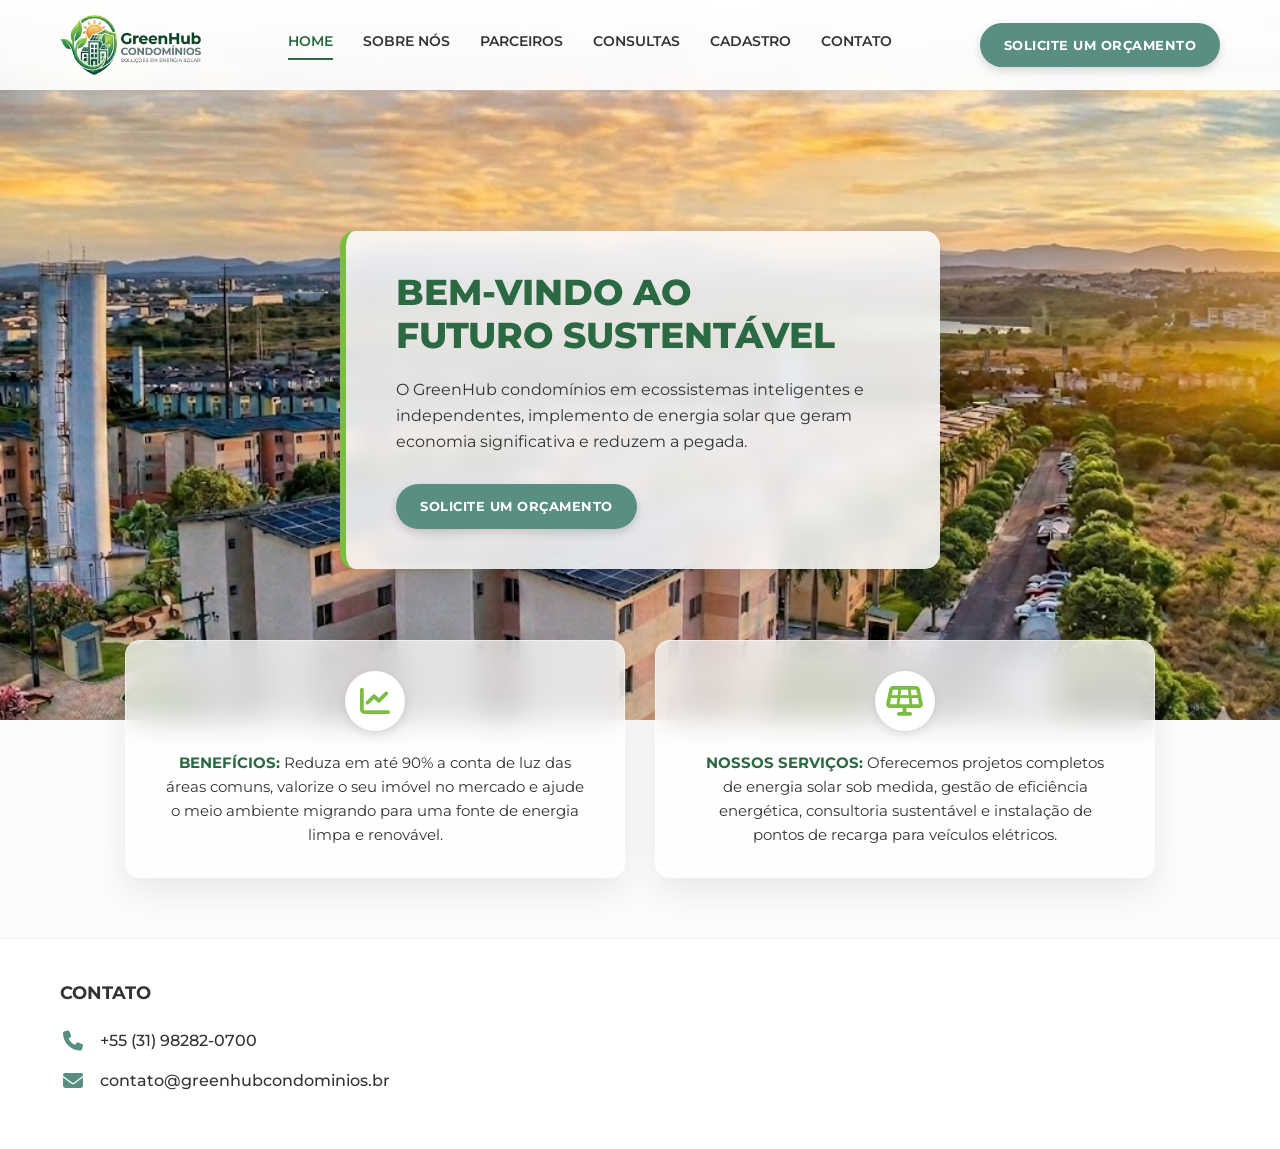
<file: index.html>
<!DOCTYPE html>
<html lang="pt-BR">
<head>
    <meta charset="UTF-8">
    <meta name="viewport" content="width=device-width, initial-scale=1.0">
    <title>GreenHub Condomínios</title>
    <link rel="stylesheet" href="style.css">
    <link rel="stylesheet" href="https://cdnjs.cloudflare.com/ajax/libs/font-awesome/6.4.0/css/all.min.css">
</head>
<body>

    <header>
        <div class="container header-inner">
            <div class="logo">
                <a href="index.html">
                    <img src="LOGO_novo.png" alt="GreenHub Logo" class="logo-img">
                </a>
            </div>
            <nav class="main-nav">
                <a href="index.html" class="active">HOME</a>
                <a href="sobre-nos.html">SOBRE NÓS</a>
                <a href="parceiros.html">PARCEIROS</a>
                <a href="consultas.html">CONSULTAS</a>
                <a href="cadastro.html">CADASTRO</a>
                <a href="contato.html">CONTATO</a>
            </nav>
            <a href="orcamento.html" class="btn">SOLICITE UM ORÇAMENTO</a>
        </div>
    </header>

    <section class="hero">
        <div class="container">
            <div class="hero-content">
                <h2>BEM-VINDO AO<br>FUTURO SUSTENTÁVEL</h2>
                <p>O GreenHub condomínios em ecossistemas inteligentes e independentes, implemento de energia solar que geram economia significativa e reduzem a pegada.</p>
                <a href="orcamento.html" class="btn">SOLICITE UM ORÇAMENTO</a>
            </div>
        </div>
    </section>

    <section class="cards-section">
        <div class="container cards-container">
            <div class="card">
                <div class="card-icon">
                    <i class="fa-solid fa-chart-line"></i>
                </div>
                <p><strong>BENEFÍCIOS:</strong> Reduza em até 90% a conta de luz das áreas comuns, valorize o seu imóvel no mercado e ajude o meio ambiente migrando para uma fonte de energia limpa e renovável.</p>
            </div>
            <div class="card">
                <div class="card-icon">
                    <i class="fa-solid fa-solar-panel"></i>
                </div>
                <p><strong>NOSSOS SERVIÇOS:</strong> Oferecemos projetos completos de energia solar sob medida, gestão de eficiência energética, consultoria sustentável e instalação de pontos de recarga para veículos elétricos.</p>
            </div>
        </div>
    </section>

    <footer id="contato">
        <div class="container footer-inner">
            <div class="contact-info">
                <h3>CONTATO</h3>
                <div class="contact-item">
                    <i class="fa-solid fa-phone"></i>
                    <span>+55 (31) 98282-0700</span>
                </div>
                <div class="contact-item">
                    <i class="fa-solid fa-envelope"></i>
                    <span>contato@greenhubcondominios.br</span>
                </div>
            </div>
            <!-- Mapa removido -->
        </div>
    </footer>

</body>
</html>
</file>
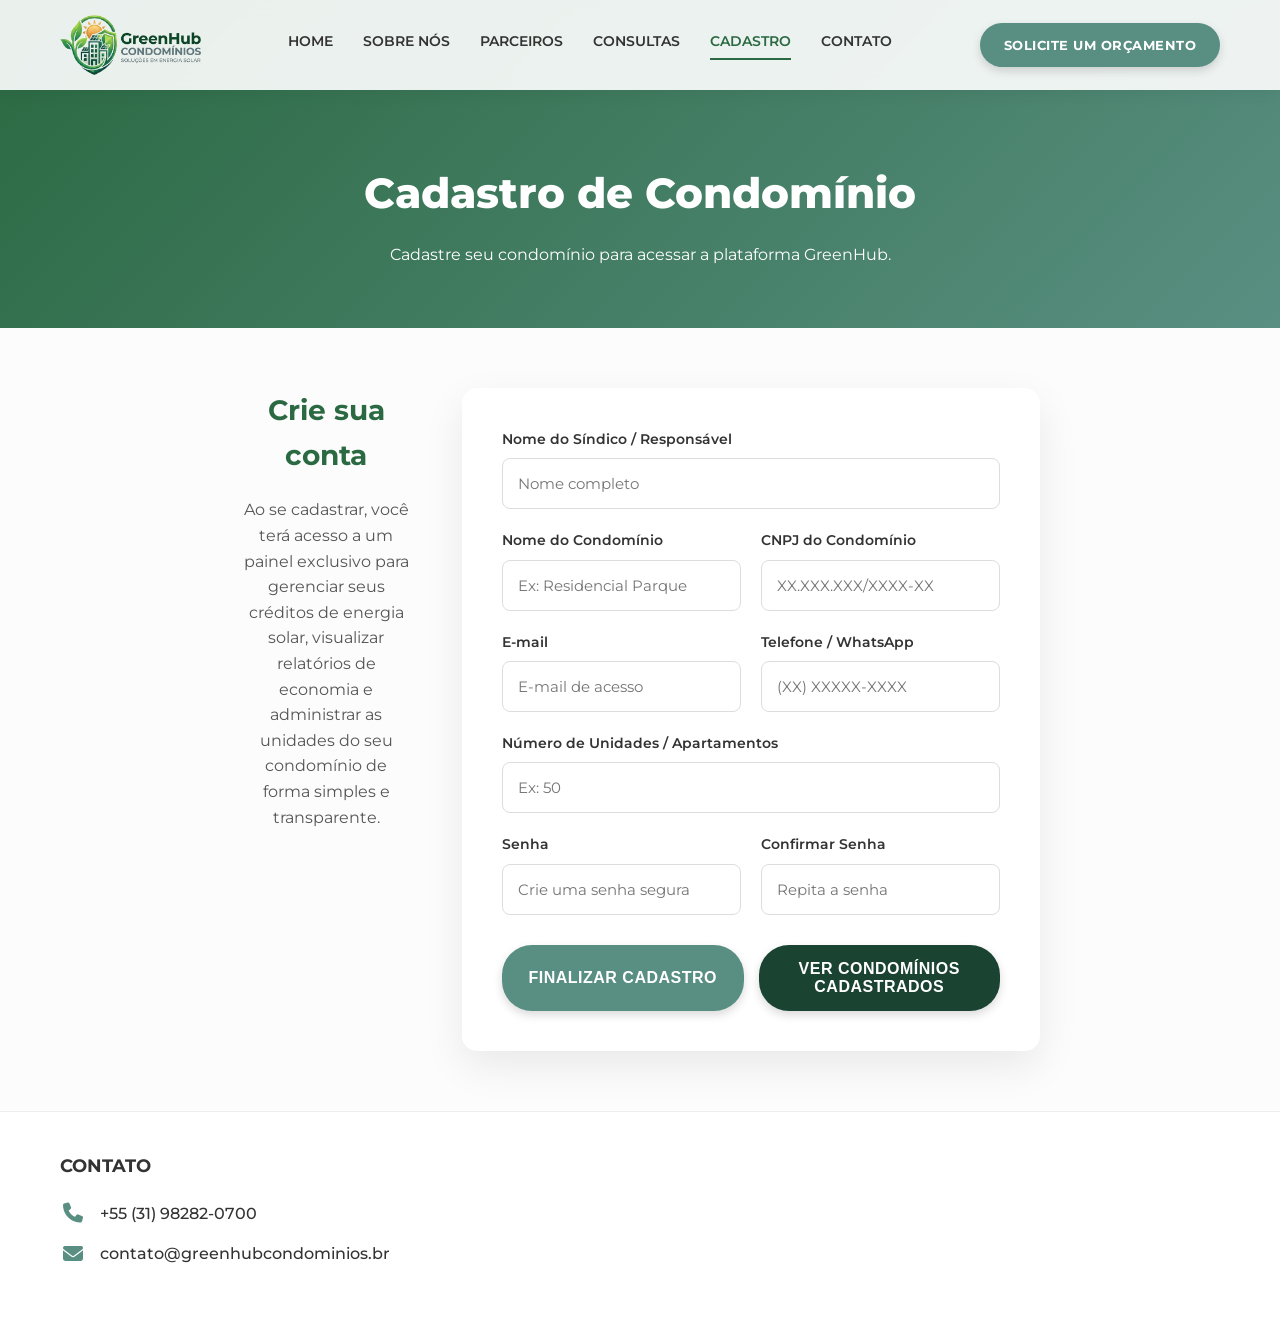
<file: cadastro.html>
<!DOCTYPE html>
<html lang="pt-BR">

<head>
    <meta charset="UTF-8">
    <meta name="viewport" content="width=device-width, initial-scale=1.0">
    <title>Cadastro - GreenHub Condomínios</title>
    <link rel="stylesheet" href="style.css">
    <link rel="stylesheet" href="https://cdnjs.cloudflare.com/ajax/libs/font-awesome/6.4.0/css/all.min.css">
</head>

<body>

    <header>
        <div class="container header-inner">
            <div class="logo">
                <a href="index.html">
                    <img src="LOGO_novo.png" alt="GreenHub Logo" class="logo-img">
                </a>
            </div>
            <nav class="main-nav">
                <a href="index.html">HOME</a>
                <a href="sobre-nos.html">SOBRE NÓS</a>
                <a href="parceiros.html">PARCEIROS</a>
                <a href="consultas.html">CONSULTAS</a>
                <a href="cadastro.html" class="active">CADASTRO</a>
                <a href="contato.html">CONTATO</a>
            </nav>
            <a href="orcamento.html" class="btn">SOLICITE UM ORÇAMENTO</a>
        </div>
    </header>

    <div class="page-header">
        <div class="container">
            <h1>Cadastro de Condomínio</h1>
            <p>Cadastre seu condomínio para acessar a plataforma GreenHub.</p>
        </div>
    </div>

    <section class="page-content">
        <div class="container">
            <div class="budget-container" style="max-width: 800px; margin: 0 auto;">
                <div class="budget-info" style="text-align: center; margin-bottom: 30px;">
                    <h2>Crie sua conta</h2>
                    <p>Ao se cadastrar, você terá acesso a um painel exclusivo para gerenciar seus créditos de energia
                        solar, visualizar relatórios de economia e administrar as unidades do seu condomínio de forma
                        simples e transparente.</p>
                </div>

                <div class="budget-form-container">
                    <form class="contact-form" action="#" method="get">
                        <div class="form-group">
                            <label for="sindico">Nome do Síndico / Responsável</label>
                            <input type="text" id="sindico" name="sindico" placeholder="Nome completo" required>
                        </div>
                        <div class="form-row">
                            <div class="form-group">
                                <label for="condominio">Nome do Condomínio</label>
                                <input type="text" id="condominio" name="condominio"
                                    placeholder="Ex: Residencial Parque" required>
                            </div>
                            <div class="form-group">
                                <label for="cnpj">CNPJ do Condomínio</label>
                                <input type="text" id="cnpj" name="cnpj" placeholder="XX.XXX.XXX/XXXX-XX" required>
                            </div>
                        </div>
                        <div class="form-row">
                            <div class="form-group">
                                <label for="email">E-mail</label>
                                <input type="email" id="email" name="email" placeholder="E-mail de acesso" required>
                            </div>
                            <div class="form-group">
                                <label for="phone">Telefone / WhatsApp</label>
                                <input type="tel" id="phone" name="phone" placeholder="(XX) XXXXX-XXXX" required>
                            </div>
                        </div>
                        <div class="form-group">
                            <label for="unidades">Número de Unidades / Apartamentos</label>
                            <input type="number" id="unidades" name="unidades" placeholder="Ex: 50" required>
                        </div>
                        <div class="form-row">
                            <div class="form-group">
                                <label for="senha">Senha</label>
                                <input type="password" id="senha" name="senha" placeholder="Crie uma senha segura"
                                    required>
                            </div>
                            <div class="form-group">
                                <label for="confirma-senha">Confirmar Senha</label>
                                <input type="password" id="confirma-senha" name="confirma-senha"
                                    placeholder="Repita a senha" required>
                            </div>
                        </div>
                        <div style="display: flex; gap: 15px;">
                            <button type="button" class="btn btn-submit" style="flex: 1;"
                                onclick="alert('Cadastro realizado com sucesso! (Simulação)')">Finalizar
                                Cadastro</button>
                            <button type="button" class="btn btn-submit"
                                style="flex: 1; background-color: var(--dark-green, #1B4332);"
                                onclick="alert('Página de listagem de condomínios cadastrados (Em construção)')">Ver
                                Condomínios Cadastrados</button>
                        </div>
                    </form>
                </div>
            </div>
        </div>
    </section>

    <footer id="contato">
        <div class="container footer-inner">
            <div class="contact-info">
                <h3>CONTATO</h3>
                <div class="contact-item">
                    <i class="fa-solid fa-phone"></i>
                    <span>+55 (31) 98282-0700</span>
                </div>
                <div class="contact-item">
                    <i class="fa-solid fa-envelope"></i>
                    <span>contato@greenhubcondominios.br</span>
                </div>
            </div>
        </div>
    </footer>

</body>

</html>
</file>
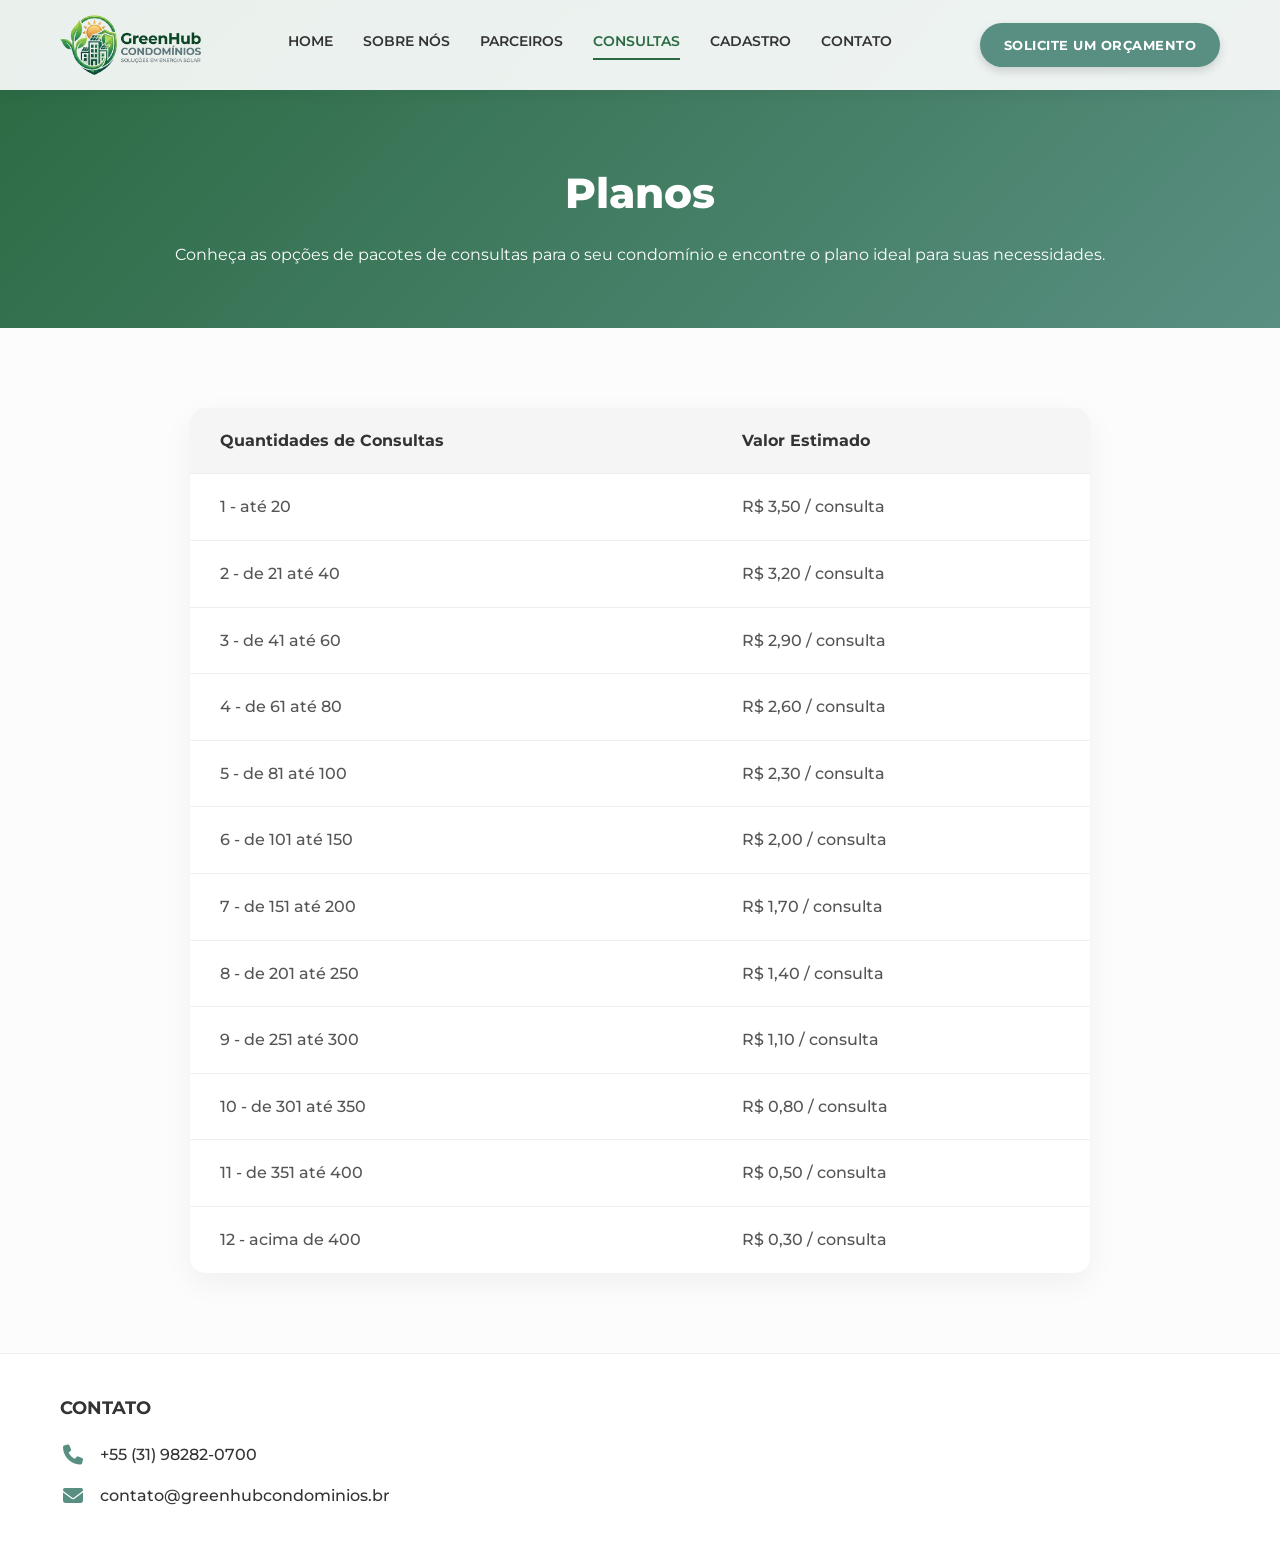
<file: consultas.html>
<!DOCTYPE html>
<html lang="pt-BR">
<head>
    <meta charset="UTF-8">
    <meta name="viewport" content="width=device-width, initial-scale=1.0">
    <title>Consultas - GreenHub Condomínios</title>
    <link rel="stylesheet" href="style.css">
    <link rel="stylesheet" href="https://cdnjs.cloudflare.com/ajax/libs/font-awesome/6.4.0/css/all.min.css">
</head>
<body>

    <header>
        <div class="container header-inner">
            <div class="logo">
                <a href="index.html">
                    <img src="LOGO_novo.png" alt="GreenHub Logo" class="logo-img">
                </a>
            </div>
            <nav class="main-nav">
                <a href="index.html">HOME</a>
                <a href="sobre-nos.html">SOBRE NÓS</a>
                <a href="parceiros.html">PARCEIROS</a>
                <a href="consultas.html" class="active">CONSULTAS</a>
                <a href="cadastro.html">CADASTRO</a>
                <a href="contato.html">CONTATO</a>
            </nav>
            <a href="orcamento.html" class="btn">SOLICITE UM ORÇAMENTO</a>
        </div>
    </header>

    <div class="page-header">
        <div class="container">
            <h1>Planos</h1>
            <p>Conheça as opções de pacotes de consultas para o seu condomínio e encontre o plano ideal para suas necessidades.</p>
        </div>
    </div>

    <section class="page-content" style="background-color: #fcfcfc;">
        <div class="container table-container">
            <table class="pricing-table">
                <thead>
                    <tr>
                        <th>Quantidades de Consultas</th>
                        <th>Valor Estimado</th>
                    </tr>
                </thead>
                <tbody>
                    <tr>
                        <td>1 - até 20</td>
                        <td>R$ 3,50 / consulta</td>
                    </tr>
                    <tr>
                        <td>2 - de 21 até 40</td>
                        <td>R$ 3,20 / consulta</td>
                    </tr>
                    <tr>
                        <td>3 - de 41 até 60</td>
                        <td>R$ 2,90 / consulta</td>
                    </tr>
                    <tr>
                        <td>4 - de 61 até 80</td>
                        <td>R$ 2,60 / consulta</td>
                    </tr>
                    <tr>
                        <td>5 - de 81 até 100</td>
                        <td>R$ 2,30 / consulta</td>
                    </tr>
                    <tr>
                        <td>6 - de 101 até 150</td>
                        <td>R$ 2,00 / consulta</td>
                    </tr>
                    <tr>
                        <td>7 - de 151 até 200</td>
                        <td>R$ 1,70 / consulta</td>
                    </tr>
                    <tr>
                        <td>8 - de 201 até 250</td>
                        <td>R$ 1,40 / consulta</td>
                    </tr>
                    <tr>
                        <td>9 - de 251 até 300</td>
                        <td>R$ 1,10 / consulta</td>
                    </tr>
                    <tr>
                        <td>10 - de 301 até 350</td>
                        <td>R$ 0,80 / consulta</td>
                    </tr>
                    <tr>
                        <td>11 - de 351 até 400</td>
                        <td>R$ 0,50 / consulta</td>
                    </tr>
                    <tr>
                        <td>12 - acima de 400</td>
                        <td>R$ 0,30 / consulta</td>
                    </tr>
                </tbody>
            </table>
        </div>
    </section>

    <footer id="contato">
        <div class="container footer-inner">
            <div class="contact-info">
                <h3>CONTATO</h3>
                <div class="contact-item">
                    <i class="fa-solid fa-phone"></i>
                    <span>+55 (31) 98282-0700</span>
                </div>
                <div class="contact-item">
                    <i class="fa-solid fa-envelope"></i>
                    <span>contato@greenhubcondominios.br</span>
                </div>
            </div>
        </div>
    </footer>

</body>
</html>
</file>
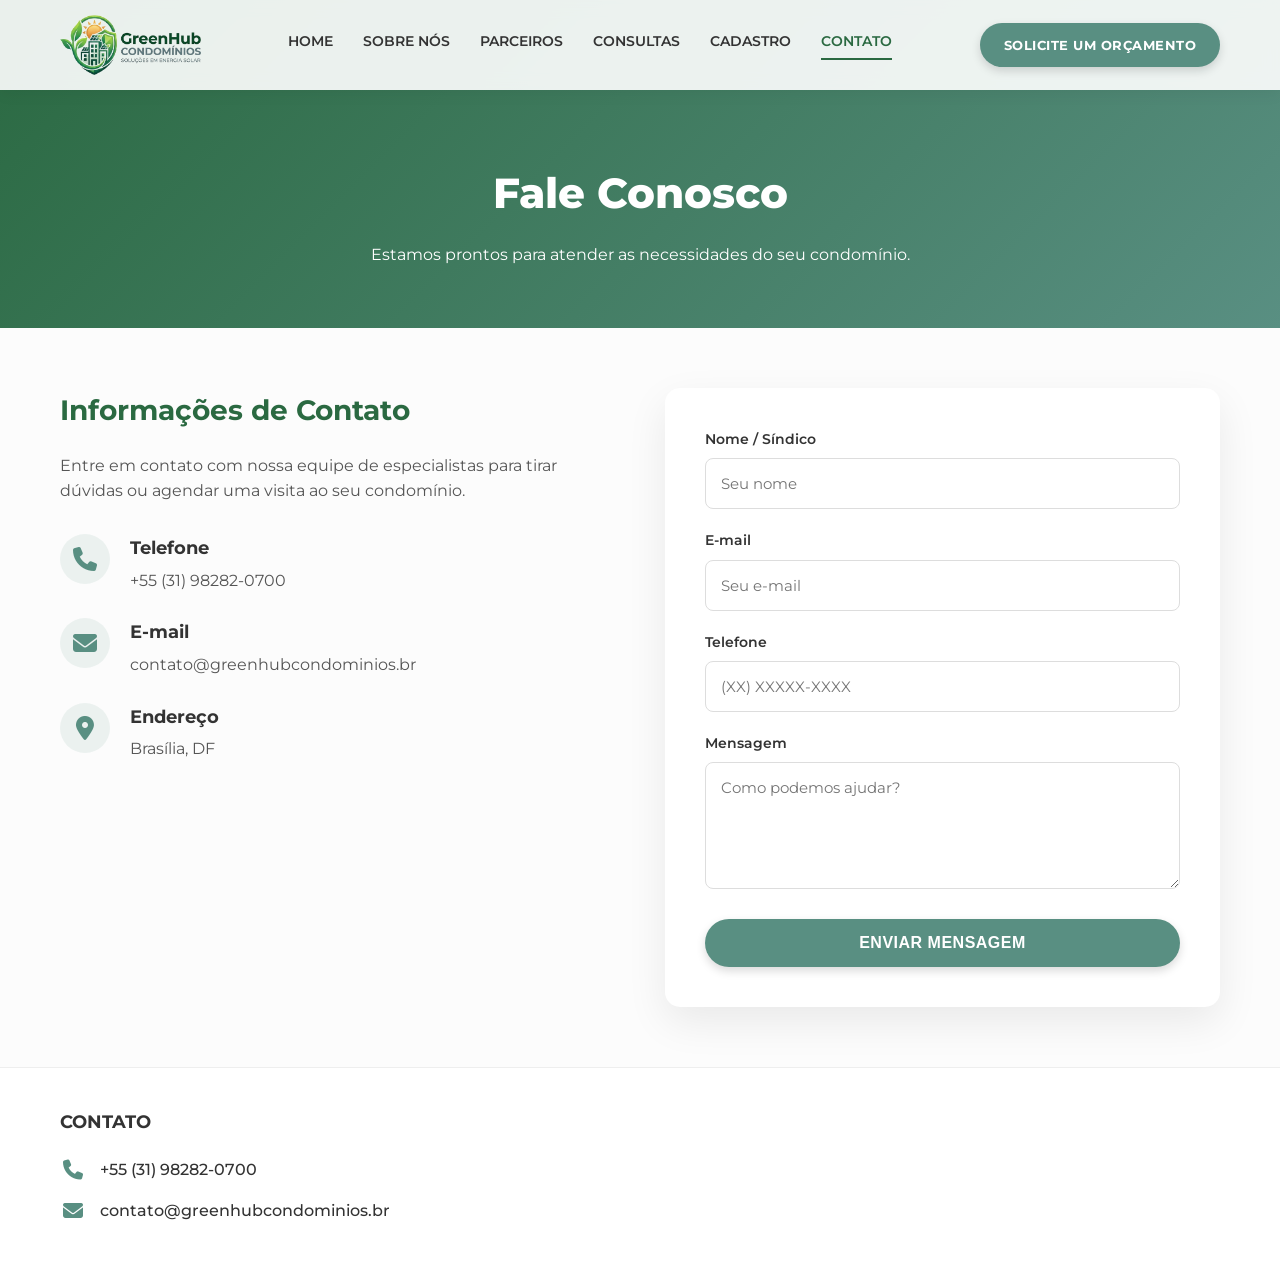
<file: contato.html>
<!DOCTYPE html>
<html lang="pt-BR">
<head>
    <meta charset="UTF-8">
    <meta name="viewport" content="width=device-width, initial-scale=1.0">
    <title>Contato - GreenHub Condomínios</title>
    <link rel="stylesheet" href="style.css">
    <link rel="stylesheet" href="https://cdnjs.cloudflare.com/ajax/libs/font-awesome/6.4.0/css/all.min.css">
</head>
<body>

    <header>
        <div class="container header-inner">
            <div class="logo">
                <a href="index.html">
                    <img src="LOGO_novo.png" alt="GreenHub Logo" class="logo-img">
                </a>
            </div>
            <nav class="main-nav">
                <a href="index.html">HOME</a>
                <a href="sobre-nos.html">SOBRE NÓS</a>
                <a href="parceiros.html">PARCEIROS</a>
                <a href="consultas.html">CONSULTAS</a>
                <a href="cadastro.html">CADASTRO</a>
                <a href="contato.html" class="active">CONTATO</a>
            </nav>
            <a href="orcamento.html" class="btn">SOLICITE UM ORÇAMENTO</a>
        </div>
    </header>

    <div class="page-header">
        <div class="container">
            <h1>Fale Conosco</h1>
            <p>Estamos prontos para atender as necessidades do seu condomínio.</p>
        </div>
    </div>

    <section class="page-content">
        <div class="container contact-page-container">
            <div class="contact-details">
                <h2>Informações de Contato</h2>
                <p>Entre em contato com nossa equipe de especialistas para tirar dúvidas ou agendar uma visita ao seu condomínio.</p>
                
                <div class="contact-info-list">
                    <div class="contact-item-large">
                        <i class="fa-solid fa-phone"></i>
                        <div>
                            <h4>Telefone</h4>
                            <p>+55 (31) 98282-0700</p>
                        </div>
                    </div>
                    <div class="contact-item-large">
                        <i class="fa-solid fa-envelope"></i>
                        <div>
                            <h4>E-mail</h4>
                            <p>contato@greenhubcondominios.br</p>
                        </div>
                    </div>
                    <div class="contact-item-large">
                        <i class="fa-solid fa-location-dot"></i>
                        <div>
                            <h4>Endereço</h4>
                            <p>Brasília, DF</p>
                        </div>
                    </div>
                </div>
            </div>
            
            <div class="contact-form-container">
                <form class="contact-form">
                    <div class="form-group">
                        <label for="name">Nome / Síndico</label>
                        <input type="text" id="name" name="name" placeholder="Seu nome" required>
                    </div>
                    <div class="form-group">
                        <label for="email">E-mail</label>
                        <input type="email" id="email" name="email" placeholder="Seu e-mail" required>
                    </div>
                    <div class="form-group">
                        <label for="phone">Telefone</label>
                        <input type="tel" id="phone" name="phone" placeholder="(XX) XXXXX-XXXX">
                    </div>
                    <div class="form-group">
                        <label for="message">Mensagem</label>
                        <textarea id="message" name="message" rows="5" placeholder="Como podemos ajudar?" required></textarea>
                    </div>
                    <button type="submit" class="btn btn-submit">Enviar Mensagem</button>
                </form>
            </div>
        </div>
    </section>

    <footer id="contato">
        <div class="container footer-inner">
            <div class="contact-info">
                <h3>CONTATO</h3>
                <div class="contact-item">
                    <i class="fa-solid fa-phone"></i>
                    <span>+55 (31) 98282-0700</span>
                </div>
                <div class="contact-item">
                    <i class="fa-solid fa-envelope"></i>
                    <span>contato@greenhubcondominios.br</span>
                </div>
            </div>
        </div>
    </footer>

</body>
</html>
</file>
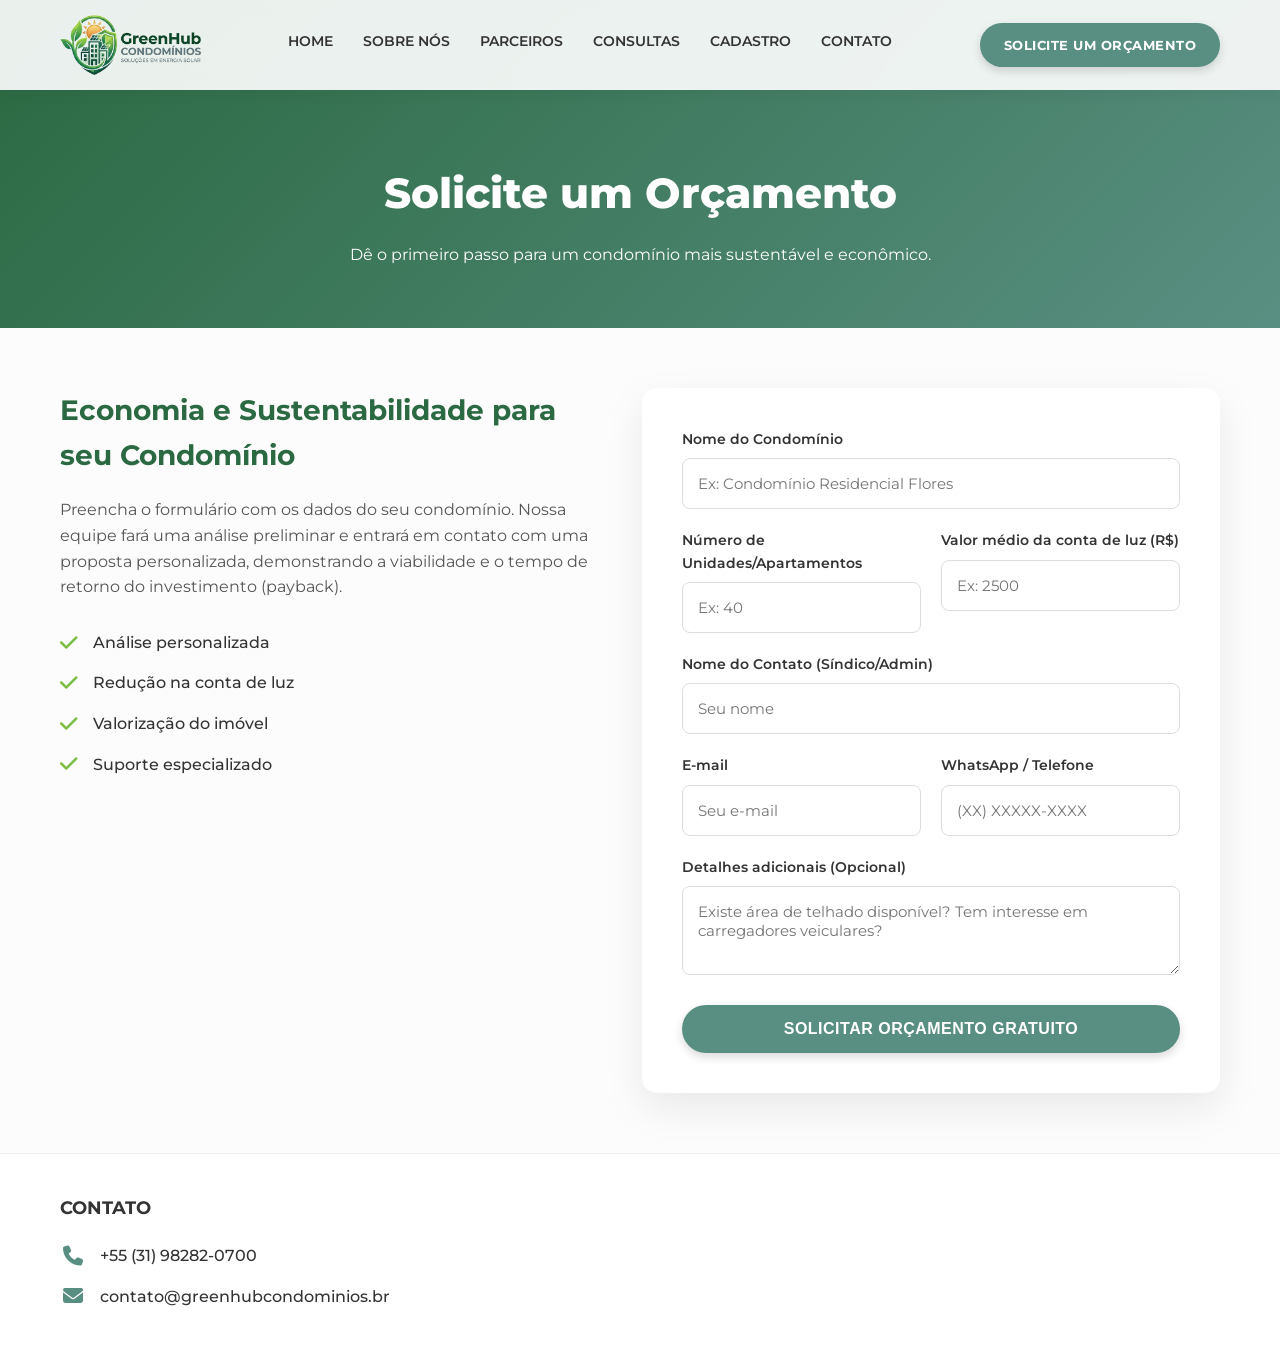
<file: orcamento.html>
<!DOCTYPE html>
<html lang="pt-BR">
<head>
    <meta charset="UTF-8">
    <meta name="viewport" content="width=device-width, initial-scale=1.0">
    <title>Solicite um Orçamento - GreenHub Condomínios</title>
    <link rel="stylesheet" href="style.css">
    <link rel="stylesheet" href="https://cdnjs.cloudflare.com/ajax/libs/font-awesome/6.4.0/css/all.min.css">
</head>
<body>

    <header>
        <div class="container header-inner">
            <div class="logo">
                <a href="index.html">
                    <img src="LOGO_novo.png" alt="GreenHub Logo" class="logo-img">
                </a>
            </div>
            <nav class="main-nav">
                <a href="index.html">HOME</a>
                <a href="sobre-nos.html">SOBRE NÓS</a>
                <a href="parceiros.html">PARCEIROS</a>
                <a href="consultas.html">CONSULTAS</a>
                <a href="cadastro.html">CADASTRO</a>
                <a href="contato.html">CONTATO</a>
            </nav>
            <a href="orcamento.html" class="btn">SOLICITE UM ORÇAMENTO</a>
        </div>
    </header>

    <div class="page-header">
        <div class="container">
            <h1>Solicite um Orçamento</h1>
            <p>Dê o primeiro passo para um condomínio mais sustentável e econômico.</p>
        </div>
    </div>

    <section class="page-content">
        <div class="container">
            <div class="budget-container">
                <div class="budget-info">
                    <h2>Economia e Sustentabilidade para seu Condomínio</h2>
                    <p>Preencha o formulário com os dados do seu condomínio. Nossa equipe fará uma análise preliminar e entrará em contato com uma proposta personalizada, demonstrando a viabilidade e o tempo de retorno do investimento (payback).</p>
                    <ul class="benefits-list">
                        <li><i class="fa-solid fa-check"></i> Análise personalizada</li>
                        <li><i class="fa-solid fa-check"></i> Redução na conta de luz</li>
                        <li><i class="fa-solid fa-check"></i> Valorização do imóvel</li>
                        <li><i class="fa-solid fa-check"></i> Suporte especializado</li>
                    </ul>
                </div>
                
                <div class="budget-form-container">
                    <form class="contact-form">
                        <div class="form-group">
                            <label for="condo_name">Nome do Condomínio</label>
                            <input type="text" id="condo_name" name="condo_name" placeholder="Ex: Condomínio Residencial Flores" required>
                        </div>
                        <div class="form-row">
                            <div class="form-group">
                                <label for="units">Número de Unidades/Apartamentos</label>
                                <input type="number" id="units" name="units" placeholder="Ex: 40" required>
                            </div>
                            <div class="form-group">
                                <label for="average_bill">Valor médio da conta de luz (R$)</label>
                                <input type="number" id="average_bill" name="average_bill" placeholder="Ex: 2500" required>
                            </div>
                        </div>
                        <div class="form-group">
                            <label for="contact_name">Nome do Contato (Síndico/Admin)</label>
                            <input type="text" id="contact_name" name="contact_name" placeholder="Seu nome" required>
                        </div>
                        <div class="form-row">
                            <div class="form-group">
                                <label for="email">E-mail</label>
                                <input type="email" id="email" name="email" placeholder="Seu e-mail" required>
                            </div>
                            <div class="form-group">
                                <label for="phone">WhatsApp / Telefone</label>
                                <input type="tel" id="phone" name="phone" placeholder="(XX) XXXXX-XXXX" required>
                            </div>
                        </div>
                        <div class="form-group">
                            <label for="details">Detalhes adicionais (Opcional)</label>
                            <textarea id="details" name="details" rows="3" placeholder="Existe área de telhado disponível? Tem interesse em carregadores veiculares?"></textarea>
                        </div>
                        <button type="submit" class="btn btn-submit">Solicitar Orçamento Gratuito</button>
                    </form>
                </div>
            </div>
        </div>
    </section>

    <footer id="contato">
        <div class="container footer-inner">
            <div class="contact-info">
                <h3>CONTATO</h3>
                <div class="contact-item">
                    <i class="fa-solid fa-phone"></i>
                    <span>+55 (31) 98282-0700</span>
                </div>
                <div class="contact-item">
                    <i class="fa-solid fa-envelope"></i>
                    <span>contato@greenhubcondominios.br</span>
                </div>
            </div>
        </div>
    </footer>

</body>
</html>
</file>
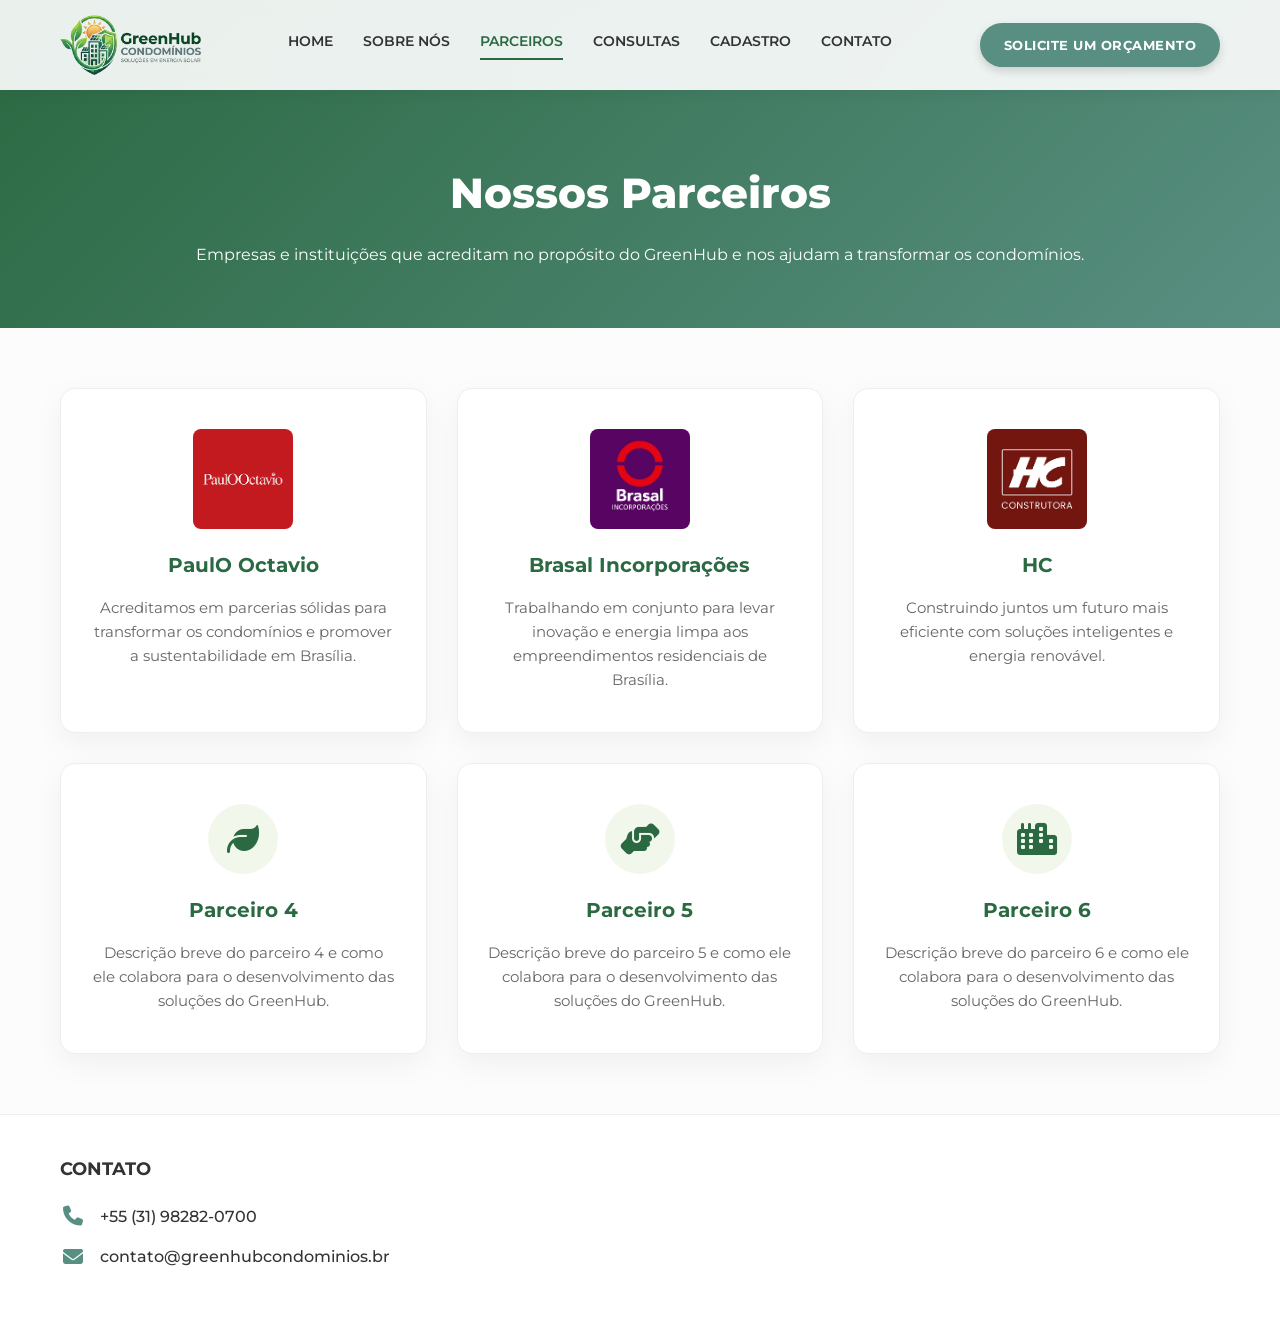
<file: parceiros.html>
<!DOCTYPE html>
<html lang="pt-BR">
<head>
    <meta charset="UTF-8">
    <meta name="viewport" content="width=device-width, initial-scale=1.0">
    <title>Parceiros - GreenHub Condomínios</title>
    <link rel="stylesheet" href="style.css">
    <link rel="stylesheet" href="https://cdnjs.cloudflare.com/ajax/libs/font-awesome/6.4.0/css/all.min.css">
</head>
<body>

    <header>
        <div class="container header-inner">
            <div class="logo">
                <a href="index.html">
                    <img src="LOGO_novo.png" alt="GreenHub Logo" class="logo-img">
                </a>
            </div>
            <nav class="main-nav">
                <a href="index.html">HOME</a>
                <a href="sobre-nos.html">SOBRE NÓS</a>
                <a href="parceiros.html" class="active">PARCEIROS</a>
                <a href="consultas.html">CONSULTAS</a>
                <a href="cadastro.html">CADASTRO</a>
                <a href="contato.html">CONTATO</a>
            </nav>
            <a href="orcamento.html" class="btn">SOLICITE UM ORÇAMENTO</a>
        </div>
    </header>

    <div class="page-header">
        <div class="container">
            <h1>Nossos Parceiros</h1>
            <p>Empresas e instituições que acreditam no propósito do GreenHub e nos ajudam a transformar os condomínios.</p>
        </div>
    </div>

    <section class="page-content">
        <div class="container">
            <div class="services-grid">
                <a href="https://www.paulooctavio.com.br/" target="_blank" class="service-card" style="display: block; text-decoration: none;">
                    <div style="display: flex; justify-content: center; margin-bottom: 20px;">
                        <img src="PauloOOctavio.png" alt="PaulO Octavio" style="height: 100px; border-radius: 8px;">
                    </div>
                    <h3>PaulO Octavio</h3>
                    <p>Acreditamos em parcerias sólidas para transformar os condomínios e promover a sustentabilidade em Brasília.</p>
                </a>
                <a href="https://www.brasal.com.br/incorporacoes/" target="_blank" class="service-card" style="display: block; text-decoration: none;">
                    <div style="display: flex; justify-content: center; margin-bottom: 20px;">
                        <img src="Brasal.jpg" alt="Brasal Incorporações" style="height: 100px; border-radius: 8px;">
                    </div>
                    <h3>Brasal Incorporações</h3>
                    <p>Trabalhando em conjunto para levar inovação e energia limpa aos empreendimentos residenciais de Brasília.</p>
                </a>
                <a href="https://hc.com.br/" target="_blank" class="service-card" style="display: block; text-decoration: none;">
                    <div style="display: flex; justify-content: center; margin-bottom: 20px;">
                        <img src="HC.png" alt="HC" style="height: 100px; border-radius: 8px;">
                    </div>
                    <h3>HC</h3>
                    <p>Construindo juntos um futuro mais eficiente com soluções inteligentes e energia renovável.</p>
                </a>
                <div class="service-card">
                    <div class="service-icon"><i class="fa-solid fa-leaf"></i></div>
                    <h3>Parceiro 4</h3>
                    <p>Descrição breve do parceiro 4 e como ele colabora para o desenvolvimento das soluções do GreenHub.</p>
                </div>
                <div class="service-card">
                    <div class="service-icon"><i class="fa-solid fa-handshake-angle"></i></div>
                    <h3>Parceiro 5</h3>
                    <p>Descrição breve do parceiro 5 e como ele colabora para o desenvolvimento das soluções do GreenHub.</p>
                </div>
                <div class="service-card">
                    <div class="service-icon"><i class="fa-solid fa-city"></i></div>
                    <h3>Parceiro 6</h3>
                    <p>Descrição breve do parceiro 6 e como ele colabora para o desenvolvimento das soluções do GreenHub.</p>
                </div>
            </div>
        </div>
    </section>

    <footer id="contato">
        <div class="container footer-inner">
            <div class="contact-info">
                <h3>CONTATO</h3>
                <div class="contact-item">
                    <i class="fa-solid fa-phone"></i>
                    <span>+55 (31) 98282-0700</span>
                </div>
                <div class="contact-item">
                    <i class="fa-solid fa-envelope"></i>
                    <span>contato@greenhubcondominios.br</span>
                </div>
            </div>
        </div>
    </footer>

</body>
</html>
</file>
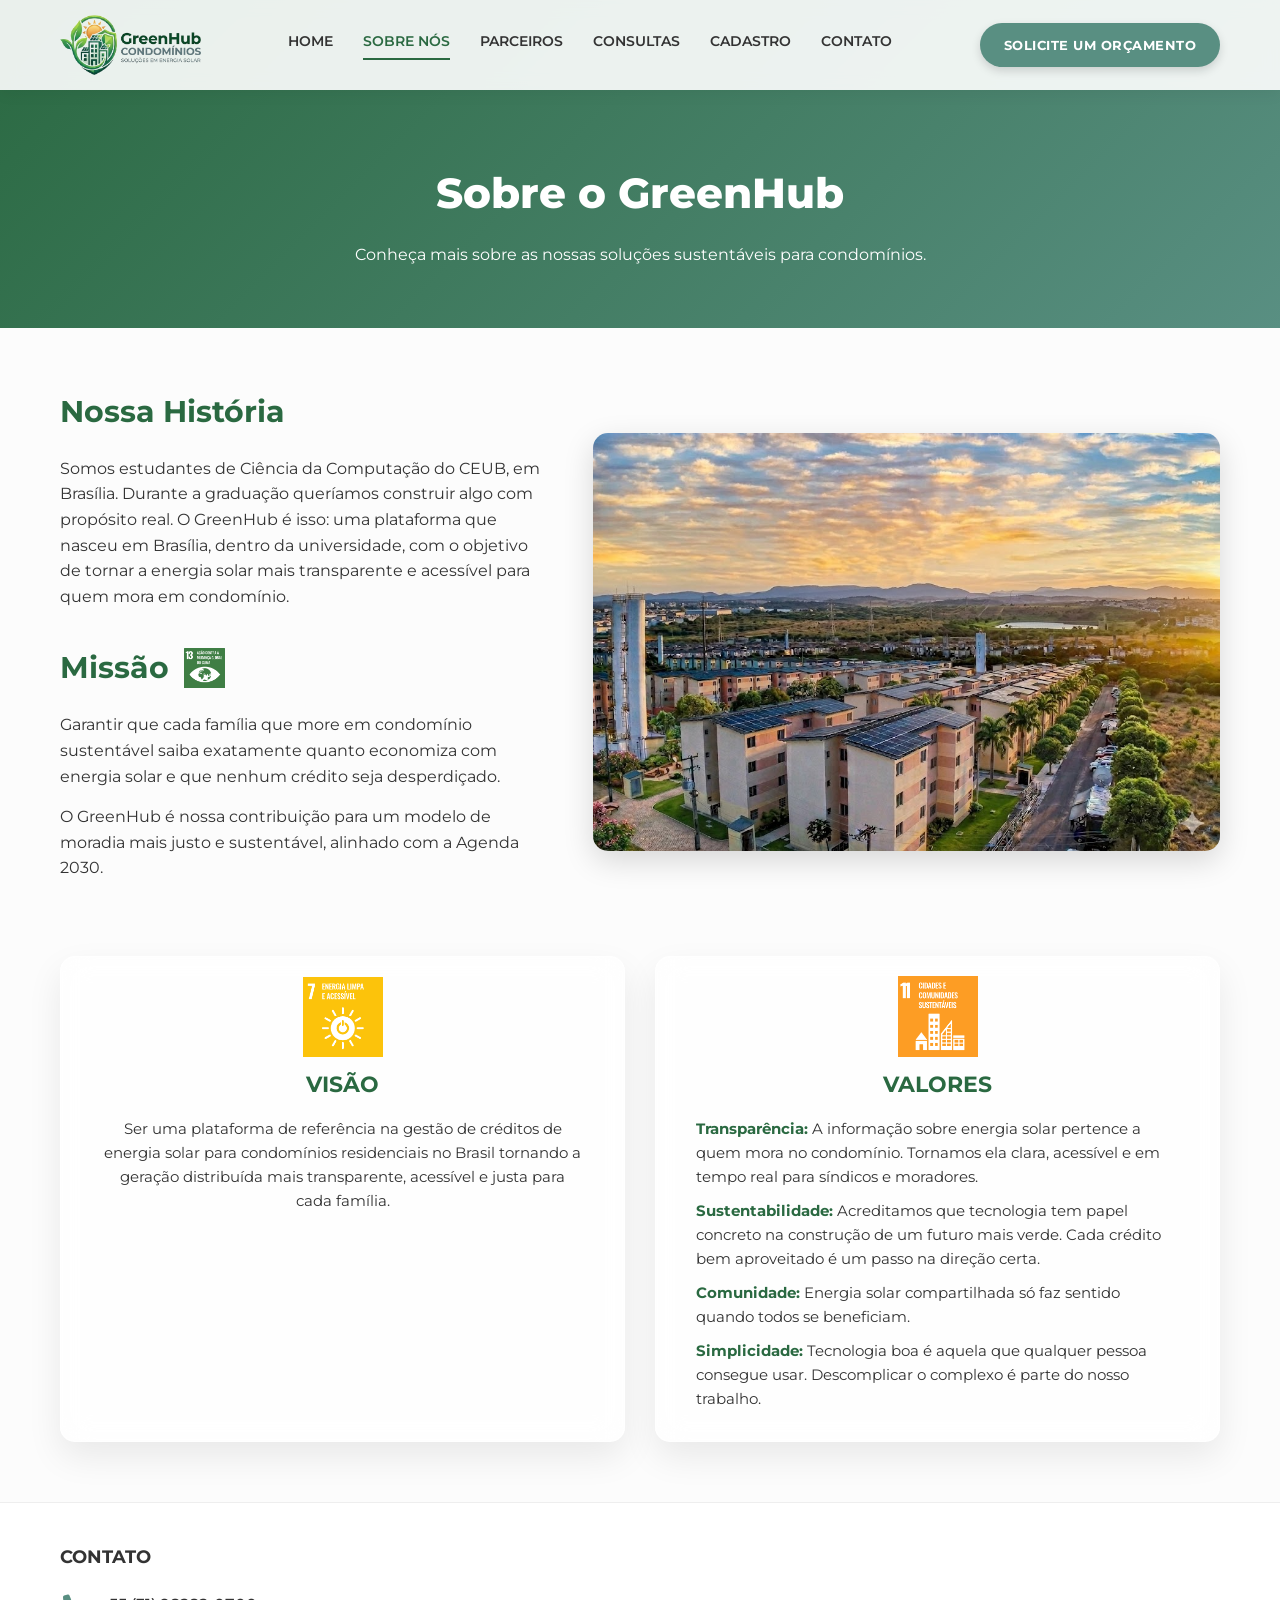
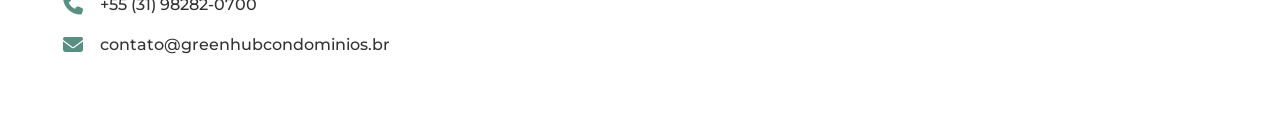
<file: sobre-nos.html>
<!DOCTYPE html>
<html lang="pt-BR">
<head>
    <meta charset="UTF-8">
    <meta name="viewport" content="width=device-width, initial-scale=1.0">
    <title>Sobre Nós - GreenHub Condomínios</title>
    <link rel="stylesheet" href="style.css">
    <link rel="stylesheet" href="https://cdnjs.cloudflare.com/ajax/libs/font-awesome/6.4.0/css/all.min.css">
</head>
<body>

    <header>
        <div class="container header-inner">
            <div class="logo">
                <a href="index.html">
                    <img src="LOGO_novo.png" alt="GreenHub Logo" class="logo-img">
                </a>
            </div>
            <nav class="main-nav">
                <a href="index.html">HOME</a>
                <a href="sobre-nos.html" class="active">SOBRE NÓS</a>
                <a href="parceiros.html">PARCEIROS</a>
                <a href="consultas.html">CONSULTAS</a>
                <a href="cadastro.html">CADASTRO</a>
                <a href="contato.html">CONTATO</a>
            </nav>
            <a href="orcamento.html" class="btn">SOLICITE UM ORÇAMENTO</a>
        </div>
    </header>

    <div class="page-header">
        <div class="container">
            <h1>Sobre o GreenHub</h1>
            <p>Conheça mais sobre as nossas soluções sustentáveis para condomínios.</p>
        </div>
    </div>

    <section class="page-content">
        <div class="container about-grid">
            <div class="about-text">
                <h2>Nossa História</h2>
                <p>Somos estudantes de Ciência da Computação do CEUB, em Brasília. Durante a graduação queríamos construir algo com propósito real. O GreenHub é isso: uma plataforma que nasceu em Brasília, dentro da universidade, com o objetivo de tornar a energia solar mais transparente e acessível para quem mora em condomínio.</p>

                <h2 style="display: flex; align-items: center; gap: 15px;">
                    Missão
                    <img src="Mundança13.png" alt="Mundança" style="height: 40px; width: auto;">
                </h2>
                <p>Garantir que cada família que more em condomínio sustentável saiba exatamente quanto economiza com energia solar e que nenhum crédito seja desperdiçado.</p>
                <p>O GreenHub é nossa contribuição para um modelo de moradia mais justo e sustentável, alinhado com a Agenda 2030.</p>
            </div>
            <div class="about-image">
                <img src="FotoCasaPainel.jpg" alt="Equipe GreenHub em um condomínio sustentável">
            </div>
        </div>

        <div class="container cards-container" style="margin-top: 60px;">
            <div class="card" style="max-width: 600px;">
                <div class="card-icon">
                    <img src="EnergiaLimpa7.png" alt="Visão" width="80">
                </div>
                <h3 style="color: var(--primary-green); margin-bottom: 15px; font-size: 22px;">VISÃO</h3>
                <p>Ser uma plataforma de referência na gestão de créditos de energia solar para condomínios residenciais no Brasil tornando a geração distribuída mais transparente, acessível e justa para cada família.</p>
            </div>
            <div class="card" style="max-width: 600px;">
                <div class="card-icon">
                    <img src="11Cidades.png" alt="Valores" width="80">
                </div>
                <h3 style="color: var(--primary-green); margin-bottom: 15px; font-size: 22px;">VALORES</h3>
                <div style="text-align: left;">
                    <p style="margin-bottom: 10px;"><strong>Transparência:</strong> A informação sobre energia solar pertence a quem mora no condomínio. Tornamos ela clara, acessível e em tempo real para síndicos e moradores.</p>
                    <p style="margin-bottom: 10px;"><strong>Sustentabilidade:</strong> Acreditamos que tecnologia tem papel concreto na construção de um futuro mais verde. Cada crédito bem aproveitado é um passo na direção certa.</p>
                    <p style="margin-bottom: 10px;"><strong>Comunidade:</strong> Energia solar compartilhada só faz sentido quando todos se beneficiam.</p>
                    <p><strong>Simplicidade:</strong> Tecnologia boa é aquela que qualquer pessoa consegue usar. Descomplicar o complexo é parte do nosso trabalho.</p>
                </div>
            </div>
        </div>
    </section>

    <footer id="contato">
        <div class="container footer-inner">
            <div class="contact-info">
                <h3>CONTATO</h3>
                <div class="contact-item">
                    <i class="fa-solid fa-phone"></i>
                    <span>+55 (31) 98282-0700</span>
                </div>
                <div class="contact-item">
                    <i class="fa-solid fa-envelope"></i>
                    <span>contato@greenhubcondominios.br</span>
                </div>
            </div>

        </div>
    </footer>

</body>
</html>
</file>
<file: style.css>
@import url('https://fonts.googleapis.com/css2?family=Montserrat:wght@400;500;600;700;800&display=swap');

:root {
  --primary-green: #2a6941;
  --secondary-green: #598f82;
  --light-green: #7bbd42;
  --text-dark: #333333;
  --text-light: #f5f5f5;
  --bg-white: #ffffff;
}

* {
  margin: 0;
  padding: 0;
  box-sizing: border-box;
}

body {
  font-family: 'Montserrat', sans-serif;
  color: var(--text-dark);
  background-color: #fcfcfc;
  line-height: 1.6;
}

a {
  text-decoration: none;
  color: inherit;
}

.container {
  max-width: 1200px;
  margin: 0 auto;
  padding: 0 20px;
}

/* HEADER */
header {
  position: absolute;
  top: 0;
  width: 100%;
  z-index: 100;
  padding: 15px 0;
  background: rgba(255, 255, 255, 0.9);
  backdrop-filter: blur(8px);
  box-shadow: 0 4px 15px rgba(0,0,0,0.05);
}

.header-inner {
  display: flex;
  justify-content: space-between;
  align-items: center;
}

.logo {
  display: flex;
  align-items: center;
  gap: 10px;
}

.logo-img {
  height: 60px;
  width: auto;
  display: block;
  object-fit: contain;
  mix-blend-mode: multiply;
}

nav.main-nav {
  display: flex;
  gap: 30px;
}

nav.main-nav a {
  font-size: 14px;
  font-weight: 600;
  color: var(--text-dark);
  text-transform: uppercase;
  transition: color 0.3s;
  padding-bottom: 5px;
  border-bottom: 2px solid transparent;
}

nav.main-nav a:hover,
nav.main-nav a.active {
  color: var(--primary-green);
  border-bottom: 2px solid var(--primary-green);
}

.btn {
  background-color: var(--secondary-green);
  color: white;
  padding: 12px 24px;
  border-radius: 30px;
  font-weight: 700;
  font-size: 13px;
  text-transform: uppercase;
  letter-spacing: 0.5px;
  transition: background-color 0.3s, transform 0.2s;
  box-shadow: 0 4px 10px rgba(0,0,0,0.15);
  border: none;
  cursor: pointer;
  display: inline-block;
}

.btn:hover {
  background-color: #4a7a6e;
  transform: translateY(-2px);
}

/* HERO SECTION */
.hero {
  position: relative;
  height: 80vh;
  min-height: 600px;
  background-image: url('FotoCasaPainel.jpg');
  background-size: cover;
  background-position: center;
  background-repeat: no-repeat;
  display: flex;
  align-items: center;
}

.hero::after {
  content: '';
  position: absolute;
  top: 0; left: 0; right: 0; height: 120px;
  background: linear-gradient(to bottom, rgba(255,255,255,0.9), transparent);
}

.hero-content {
  position: relative;
  z-index: 10;
  background: rgba(255, 255, 255, 0.85);
  backdrop-filter: blur(10px);
  padding: 40px 50px;
  border-radius: 15px;
  max-width: 600px;
  border-left: 6px solid var(--light-green);
  box-shadow: 0 10px 30px rgba(0,0,0,0.1);
  margin-top: 80px;
}

.hero-content h2 {
  font-size: 36px;
  font-weight: 800;
  color: var(--primary-green);
  margin-bottom: 20px;
  line-height: 1.2;
}

.hero-content p {
  font-size: 16px;
  color: var(--text-dark);
  margin-bottom: 30px;
}

/* OVERLAP CARDS */
.cards-section {
  position: relative;
  margin-top: -80px;
  z-index: 20;
  padding-bottom: 60px;
}

.cards-container {
  display: flex;
  gap: 30px;
  justify-content: center;
}

.card {
  background: rgba(255, 255, 255, 0.75);
  backdrop-filter: blur(15px);
  border: 1px solid rgba(255,255,255,0.5);
  padding: 30px 40px;
  border-radius: 15px;
  flex: 1;
  max-width: 500px;
  box-shadow: 0 15px 35px rgba(0,0,0,0.08);
  display: flex;
  flex-direction: column;
  align-items: center;
  text-align: center;
  transition: transform 0.3s;
}

.card:hover {
  transform: translateY(-5px);
}

.card-icon {
  width: 60px;
  height: 60px;
  background-color: var(--bg-white);
  border-radius: 50%;
  display: flex;
  align-items: center;
  justify-content: center;
  margin-bottom: 20px;
  box-shadow: 0 4px 10px rgba(0,0,0,0.1);
}

.card-icon i {
  font-size: 30px;
  color: var(--light-green);
}

.card p {
  font-size: 15px;
  color: var(--text-dark);
}

.card p strong {
  color: var(--primary-green);
}

/* FOOTER / CONTACT SECTION */
footer {
  background-color: var(--bg-white);
  padding: 40px 0;
  border-top: 1px solid #eee;
}

.footer-inner {
  display: flex;
  justify-content: space-between;
  align-items: center;
}

.contact-info {
  flex: 1;
}

.contact-info h3 {
  font-size: 18px;
  font-weight: 700;
  color: var(--text-dark);
  margin-bottom: 20px;
  text-transform: uppercase;
}

.contact-item {
  display: flex;
  align-items: center;
  gap: 15px;
  margin-bottom: 15px;
  font-size: 16px;
  font-weight: 500;
}

.contact-item i {
  color: var(--secondary-green);
  font-size: 20px;
  width: 25px;
  text-align: center;
}

.map-container {
  flex: 1;
  height: 200px;
  border-radius: 10px;
  overflow: hidden;
  box-shadow: 0 5px 15px rgba(0,0,0,0.1);
}

/* INTERNAL PAGES (Sobre Nós) */
.page-header {
  padding-top: 160px;
  padding-bottom: 60px;
  background: linear-gradient(135deg, var(--primary-green), var(--secondary-green));
  color: white;
  text-align: center;
}

.page-header h1 {
  font-size: 42px;
  font-weight: 800;
  margin-bottom: 15px;
}

.page-content {
  padding: 60px 0;
  min-height: 400px;
}

.about-grid {
  display: grid;
  grid-template-columns: 1fr 1.3fr;
  gap: 50px;
  align-items: center;
}

.about-text h2 {
  font-size: 30px;
  color: var(--primary-green);
  margin-bottom: 20px;
  margin-top: 35px;
}

.about-text h2:first-child {
  margin-top: 0;
}

.about-text p {
  font-size: 16px;
  margin-bottom: 15px;
}

.about-image {
  border-radius: 15px;
  overflow: hidden;
  box-shadow: 0 10px 30px rgba(0,0,0,0.15);
}

.about-image img {
  width: 100%;
  height: auto;
  display: block;
}

/* SERVICES PAGE */
.services-grid {
  display: grid;
  grid-template-columns: repeat(auto-fit, minmax(280px, 1fr));
  gap: 30px;
}

.service-card {
  background: white;
  padding: 40px 30px;
  border-radius: 15px;
  box-shadow: 0 10px 30px rgba(0,0,0,0.05);
  text-align: center;
  transition: transform 0.3s;
  border: 1px solid #eee;
}

.service-card:hover {
  transform: translateY(-10px);
  box-shadow: 0 15px 40px rgba(0,0,0,0.1);
  border-color: var(--light-green);
}

.service-icon {
  width: 70px;
  height: 70px;
  background-color: rgba(123, 189, 66, 0.1);
  border-radius: 50%;
  display: flex;
  align-items: center;
  justify-content: center;
  margin: 0 auto 20px;
}

.service-icon i {
  font-size: 32px;
  color: var(--primary-green);
}

.service-card h3 {
  font-size: 20px;
  color: var(--primary-green);
  margin-bottom: 15px;
}

.service-card p {
  font-size: 15px;
  color: #666;
}

/* CONTACT & BUDGET PAGES */
.contact-page-container,
.budget-container {
  display: grid;
  grid-template-columns: 1fr 1fr;
  gap: 50px;
}

.contact-details h2,
.budget-info h2 {
  font-size: 28px;
  color: var(--primary-green);
  margin-bottom: 20px;
}

.contact-details p,
.budget-info p {
  font-size: 16px;
  margin-bottom: 30px;
  color: #555;
}

.contact-info-list {
  display: flex;
  flex-direction: column;
  gap: 25px;
}

.contact-item-large {
  display: flex;
  align-items: flex-start;
  gap: 20px;
}

.contact-item-large i {
  font-size: 24px;
  color: var(--secondary-green);
  background: rgba(89, 143, 130, 0.1);
  width: 50px;
  height: 50px;
  border-radius: 50%;
  display: flex;
  align-items: center;
  justify-content: center;
}

.contact-item-large h4 {
  font-size: 18px;
  color: var(--text-dark);
  margin-bottom: 5px;
}

.contact-item-large p {
  margin-bottom: 0;
}

.benefits-list {
  list-style: none;
  margin-top: 30px;
}

.benefits-list li {
  display: flex;
  align-items: center;
  gap: 15px;
  margin-bottom: 15px;
  font-size: 16px;
  font-weight: 500;
}

.benefits-list i {
  color: var(--light-green);
  font-size: 20px;
}

.contact-form-container,
.budget-form-container {
  background: white;
  padding: 40px;
  border-radius: 15px;
  box-shadow: 0 15px 40px rgba(0,0,0,0.08);
}

.contact-form {
  display: flex;
  flex-direction: column;
  gap: 20px;
}

.form-row {
  display: grid;
  grid-template-columns: 1fr 1fr;
  gap: 20px;
}

.form-group {
  display: flex;
  flex-direction: column;
  gap: 8px;
}

.form-group label {
  font-size: 14px;
  font-weight: 600;
  color: var(--text-dark);
}

.form-group input,
.form-group textarea {
  padding: 15px;
  border: 1px solid #ddd;
  border-radius: 8px;
  font-family: 'Montserrat', sans-serif;
  font-size: 15px;
  transition: border-color 0.3s;
}

.form-group input:focus,
.form-group textarea:focus {
  outline: none;
  border-color: var(--secondary-green);
}

.btn-submit {
  margin-top: 10px;
  width: 100%;
  padding: 15px;
  font-size: 16px;
  color: white;
  background-color: var(--secondary-green);
  border: none;
  border-radius: 30px;
  font-weight: 700;
  text-transform: uppercase;
  cursor: pointer;
  transition: background-color 0.3s, transform 0.2s;
}

.btn-submit:hover {
  background-color: #4a7a6e;
  transform: translateY(-2px);
}

@media (max-width: 900px) {
  .header-inner { flex-direction: column; gap: 20px; }
  .cards-container { flex-direction: column; align-items: center; }
  .footer-inner { flex-direction: column; gap: 40px; }
  .about-grid { grid-template-columns: 1fr; }
  nav.main-nav { flex-wrap: wrap; justify-content: center; }
  .contact-page-container, .budget-container { grid-template-columns: 1fr; }
  .form-row { grid-template-columns: 1fr; }
}

/* PRICING TABLE */
.table-container {
  display: flex;
  justify-content: center;
  padding: 20px 0;
}

.pricing-table {
  width: 100%;
  max-width: 900px;
  border-collapse: collapse;
  background: white;
  border-radius: 15px;
  overflow: hidden;
  box-shadow: 0 10px 30px rgba(0,0,0,0.05);
  margin: 0 auto;
}

.pricing-table th,
.pricing-table td {
  padding: 20px 30px;
  text-align: left;
  border-bottom: 1px solid #eee;
}

.pricing-table thead tr {
  background-color: #f5f5f5;
}

.pricing-table th {
  font-size: 16px;
  font-weight: 700;
  color: var(--text-dark);
}

.pricing-table td {
  font-size: 16px;
  color: #555;
  font-weight: 500;
}

.pricing-table tbody tr {
  transition: background-color 0.3s;
}

.pricing-table tbody tr:hover {
  background-color: rgba(123, 189, 66, 0.05);
}

.pricing-table tbody tr:last-child td {
  border-bottom: none;
}

/* COMPACT MOBILE LAYOUT */
@media (max-width: 768px) {
  /* Fix Header Overlap */
  header {
    position: relative;
    background: #fff;
    padding: 20px 0;
  }

  .logo-img {
    height: 45px;
  }
  
  nav.main-nav {
    gap: 10px 15px;
    flex-direction: row;
    flex-wrap: wrap;
    justify-content: center;
    width: 100%;
  }

  nav.main-nav a {
    font-size: 13px;
    padding: 5px 8px;
    width: auto;
    text-align: center;
    border-bottom: 2px solid transparent;
  }
  
  nav.main-nav a:hover,
  nav.main-nav a.active {
    border-bottom: 2px solid var(--primary-green);
  }

  /* Hero Section */
  .hero {
    min-height: 450px;
    height: auto;
    background-position: center left;
    padding-bottom: 50px;
  }
  
  .hero-content {
    padding: 30px 20px;
    margin-top: 30px; /* Reduced since header is no longer absolute */
    max-width: 100%;
  }
  
  .hero-content h2 {
    font-size: 26px;
  }
  
  .hero-content p {
    font-size: 14px;
    margin-bottom: 20px;
  }

  /* Overlap Cards */
  .cards-section {
    margin-top: -30px;
    padding-bottom: 40px;
  }
  
  .card {
    padding: 25px 20px;
  }

  .card-icon {
    width: 50px;
    height: 50px;
    margin-bottom: 15px;
  }

  .card-icon i {
    font-size: 24px;
  }

  /* Internal Pages Headers */
  .page-header {
    padding-top: 50px; /* Reduced since header is no longer absolute */
    padding-bottom: 50px;
  }
  
  .page-header h1 {
    font-size: 32px;
  }

  /* About Section */
  .about-text h2 {
    font-size: 24px;
  }
  
  .about-text p {
    font-size: 14px;
  }

  /* Services */
  .services-grid {
    grid-template-columns: 1fr;
  }

  .service-card {
    padding: 30px 20px;
  }

  /* Contact & Budget Forms */
  .contact-form-container,
  .budget-form-container {
    padding: 25px 20px;
  }

  .contact-details h2,
  .budget-info h2 {
    font-size: 24px;
  }

  .contact-item-large h4 {
    font-size: 16px;
  }

  /* Footer */
  footer {
    padding: 30px 0;
  }

  .contact-info h3 {
    font-size: 16px;
  }

  .contact-item {
    font-size: 14px;
  }

  /* Pricing Table Wrapper for Scroll */
  .table-container {
    overflow-x: auto;
    -webkit-overflow-scrolling: touch;
    width: 100%;
    display: block;
  }

  .pricing-table {
    min-width: 600px; /* Forces scroll on small screens */
  }
}
</file>
